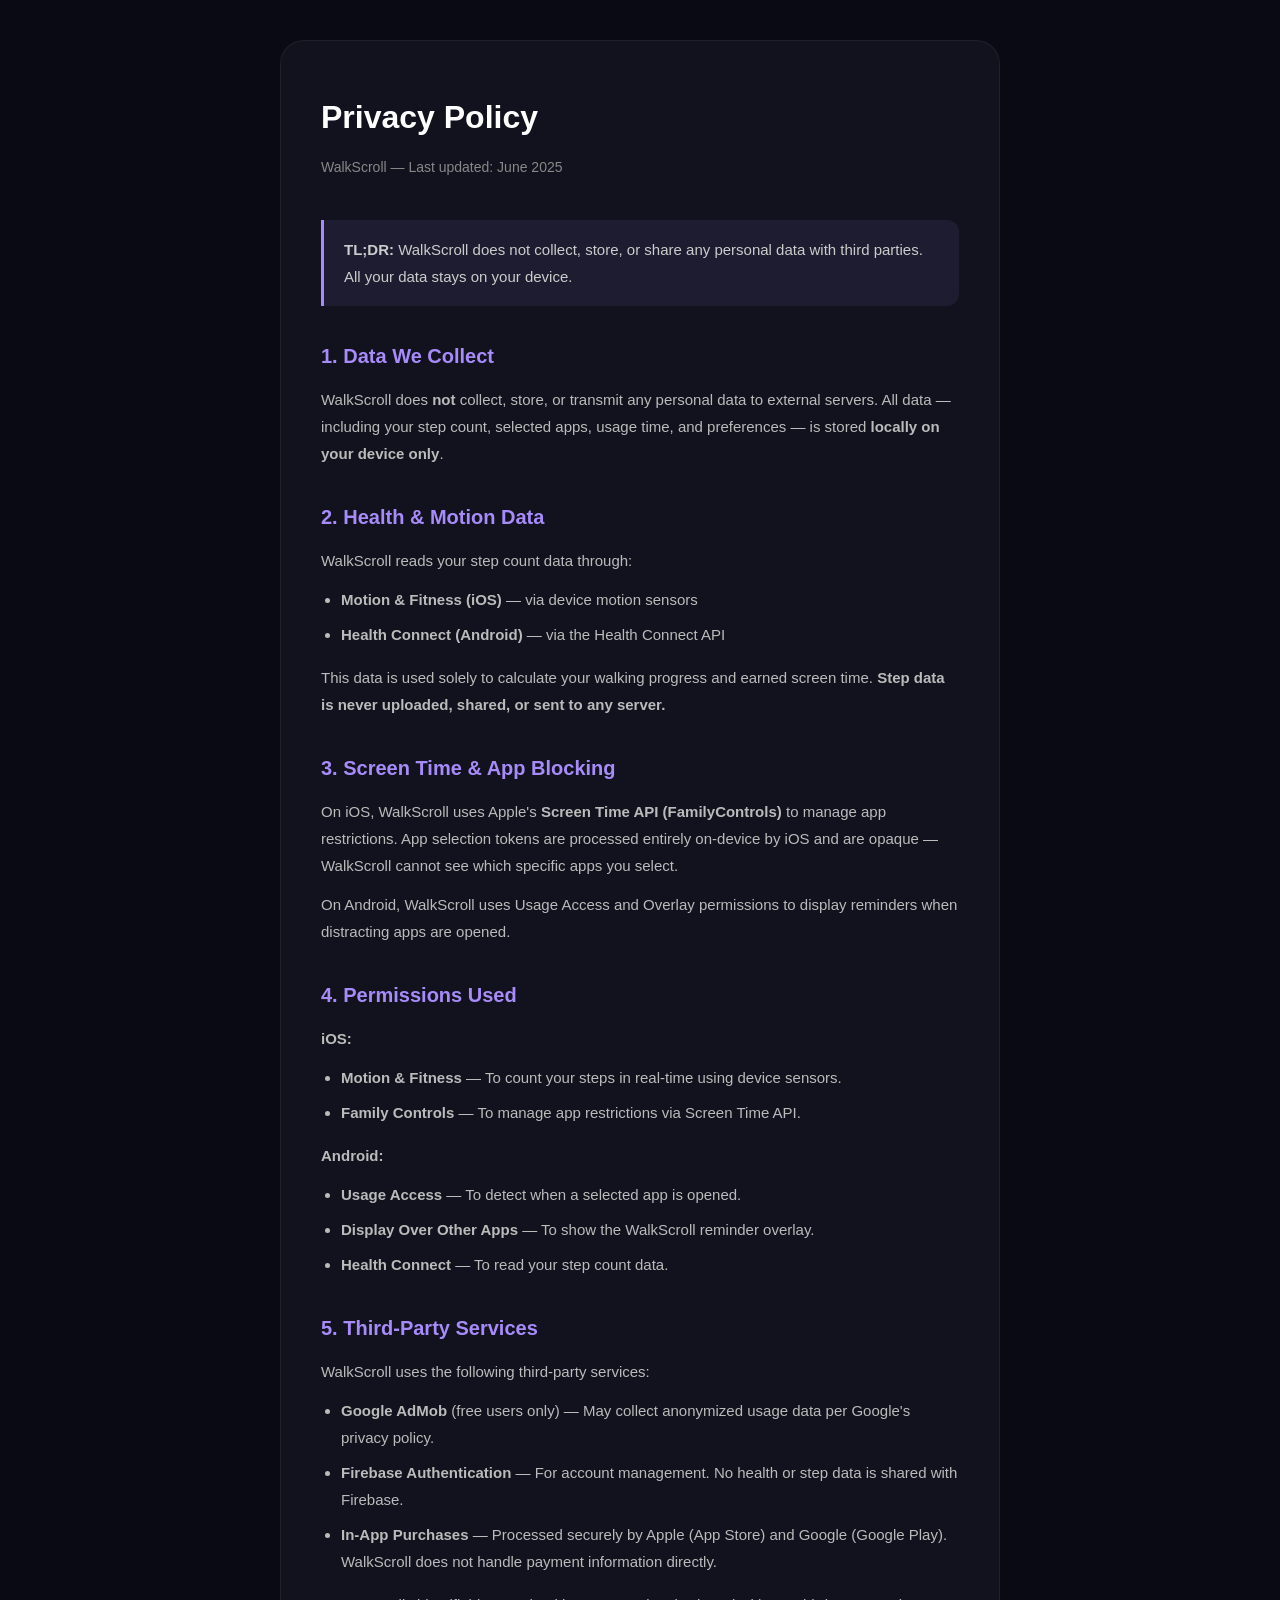
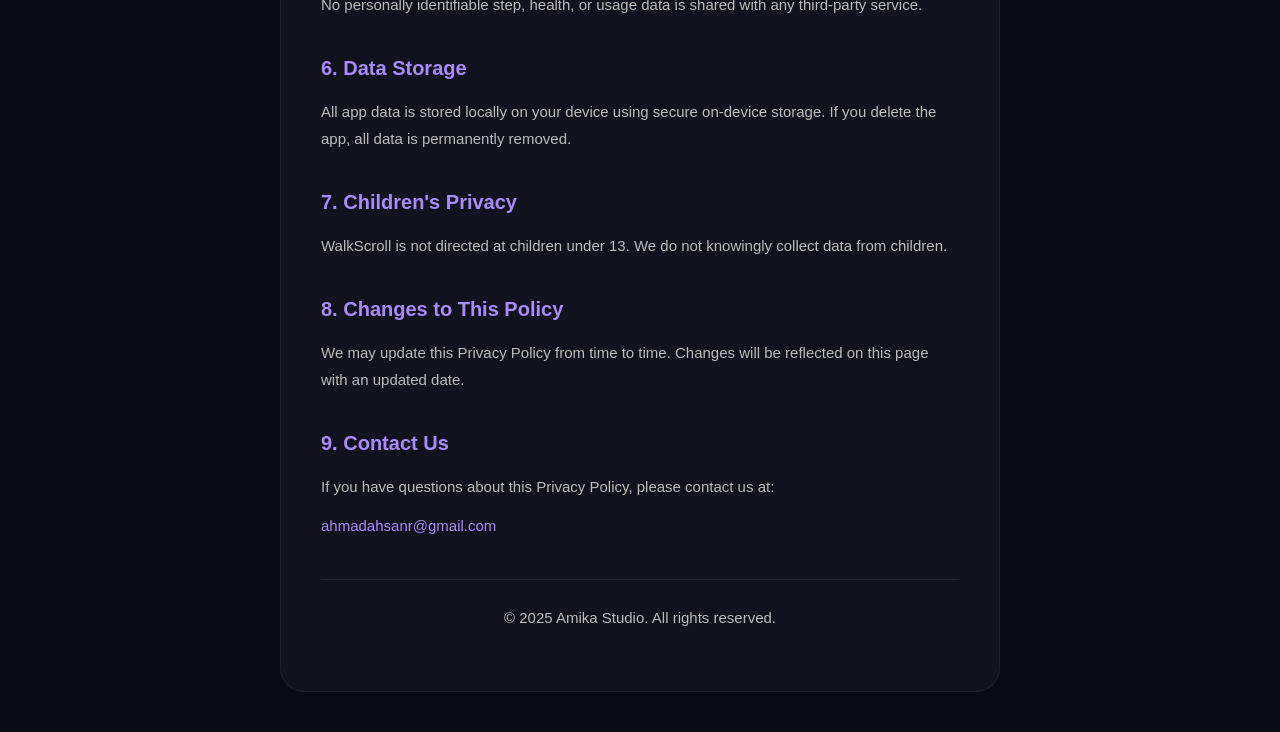
<file: docs/privacy-policy.html>
<!DOCTYPE html>
<html lang="en">
<head>
    <meta charset="UTF-8">
    <meta name="viewport" content="width=device-width, initial-scale=1.0">
    <title>WalkScroll - Privacy Policy</title>
    <style>
        * { margin: 0; padding: 0; box-sizing: border-box; }
        body {
            font-family: -apple-system, BlinkMacSystemFont, 'Segoe UI', Roboto, sans-serif;
            background: #0a0a14;
            color: #e0e0e0;
            line-height: 1.8;
            padding: 40px 20px;
        }
        .container {
            max-width: 720px;
            margin: 0 auto;
            background: #12121e;
            border-radius: 24px;
            padding: 48px 40px;
            border: 1px solid rgba(255,255,255,0.06);
        }
        h1 {
            font-size: 32px;
            font-weight: 800;
            color: #fff;
            margin-bottom: 8px;
        }
        .subtitle {
            color: #888;
            font-size: 14px;
            margin-bottom: 40px;
        }
        h2 {
            font-size: 20px;
            font-weight: 700;
            color: #a78bfa;
            margin-top: 32px;
            margin-bottom: 12px;
        }
        p, li {
            color: #bbb;
            font-size: 15px;
            margin-bottom: 12px;
        }
        ul {
            padding-left: 20px;
            margin-bottom: 16px;
        }
        li { margin-bottom: 8px; }
        .highlight {
            background: rgba(167, 139, 250, 0.08);
            border-left: 3px solid #a78bfa;
            padding: 16px 20px;
            border-radius: 0 12px 12px 0;
            margin: 20px 0;
        }
        .highlight p { margin-bottom: 0; color: #ccc; }
        .footer {
            text-align: center;
            margin-top: 40px;
            padding-top: 24px;
            border-top: 1px solid rgba(255,255,255,0.06);
            color: #666;
            font-size: 13px;
        }
        a { color: #a78bfa; text-decoration: none; }
        a:hover { text-decoration: underline; }
    </style>
</head>
<body>
    <div class="container">
        <h1>Privacy Policy</h1>
        <p class="subtitle">WalkScroll — Last updated: June 2025</p>

        <div class="highlight">
            <p><strong>TL;DR:</strong> WalkScroll does not collect, store, or share any personal data with third parties. All your data stays on your device.</p>
        </div>

        <h2>1. Data We Collect</h2>
        <p>WalkScroll does <strong>not</strong> collect, store, or transmit any personal data to external servers. All data — including your step count, selected apps, usage time, and preferences — is stored <strong>locally on your device only</strong>.</p>

        <h2>2. Health & Motion Data</h2>
        <p>WalkScroll reads your step count data through:</p>
        <ul>
            <li><strong>Motion & Fitness (iOS)</strong> — via device motion sensors</li>
            <li><strong>Health Connect (Android)</strong> — via the Health Connect API</li>
        </ul>
        <p>This data is used solely to calculate your walking progress and earned screen time. <strong>Step data is never uploaded, shared, or sent to any server.</strong></p>

        <h2>3. Screen Time & App Blocking</h2>
        <p>On iOS, WalkScroll uses Apple's <strong>Screen Time API (FamilyControls)</strong> to manage app restrictions. App selection tokens are processed entirely on-device by iOS and are opaque — WalkScroll cannot see which specific apps you select.</p>
        <p>On Android, WalkScroll uses Usage Access and Overlay permissions to display reminders when distracting apps are opened.</p>

        <h2>4. Permissions Used</h2>
        <p><strong>iOS:</strong></p>
        <ul>
            <li><strong>Motion & Fitness</strong> — To count your steps in real-time using device sensors.</li>
            <li><strong>Family Controls</strong> — To manage app restrictions via Screen Time API.</li>
        </ul>
        <p><strong>Android:</strong></p>
        <ul>
            <li><strong>Usage Access</strong> — To detect when a selected app is opened.</li>
            <li><strong>Display Over Other Apps</strong> — To show the WalkScroll reminder overlay.</li>
            <li><strong>Health Connect</strong> — To read your step count data.</li>
        </ul>

        <h2>5. Third-Party Services</h2>
        <p>WalkScroll uses the following third-party services:</p>
        <ul>
            <li><strong>Google AdMob</strong> (free users only) — May collect anonymized usage data per Google's privacy policy.</li>
            <li><strong>Firebase Authentication</strong> — For account management. No health or step data is shared with Firebase.</li>
            <li><strong>In-App Purchases</strong> — Processed securely by Apple (App Store) and Google (Google Play). WalkScroll does not handle payment information directly.</li>
        </ul>
        <p>No personally identifiable step, health, or usage data is shared with any third-party service.</p>

        <h2>6. Data Storage</h2>
        <p>All app data is stored locally on your device using secure on-device storage. If you delete the app, all data is permanently removed.</p>

        <h2>7. Children's Privacy</h2>
        <p>WalkScroll is not directed at children under 13. We do not knowingly collect data from children.</p>

        <h2>8. Changes to This Policy</h2>
        <p>We may update this Privacy Policy from time to time. Changes will be reflected on this page with an updated date.</p>

        <h2>9. Contact Us</h2>
        <p>If you have questions about this Privacy Policy, please contact us at:</p>
        <p><a href="mailto:ahmadahsanr@gmail.com">ahmadahsanr@gmail.com</a></p>

        <div class="footer">
            <p>&copy; 2025 Amika Studio. All rights reserved.</p>
        </div>
    </div>
</body>
</html>
</file>
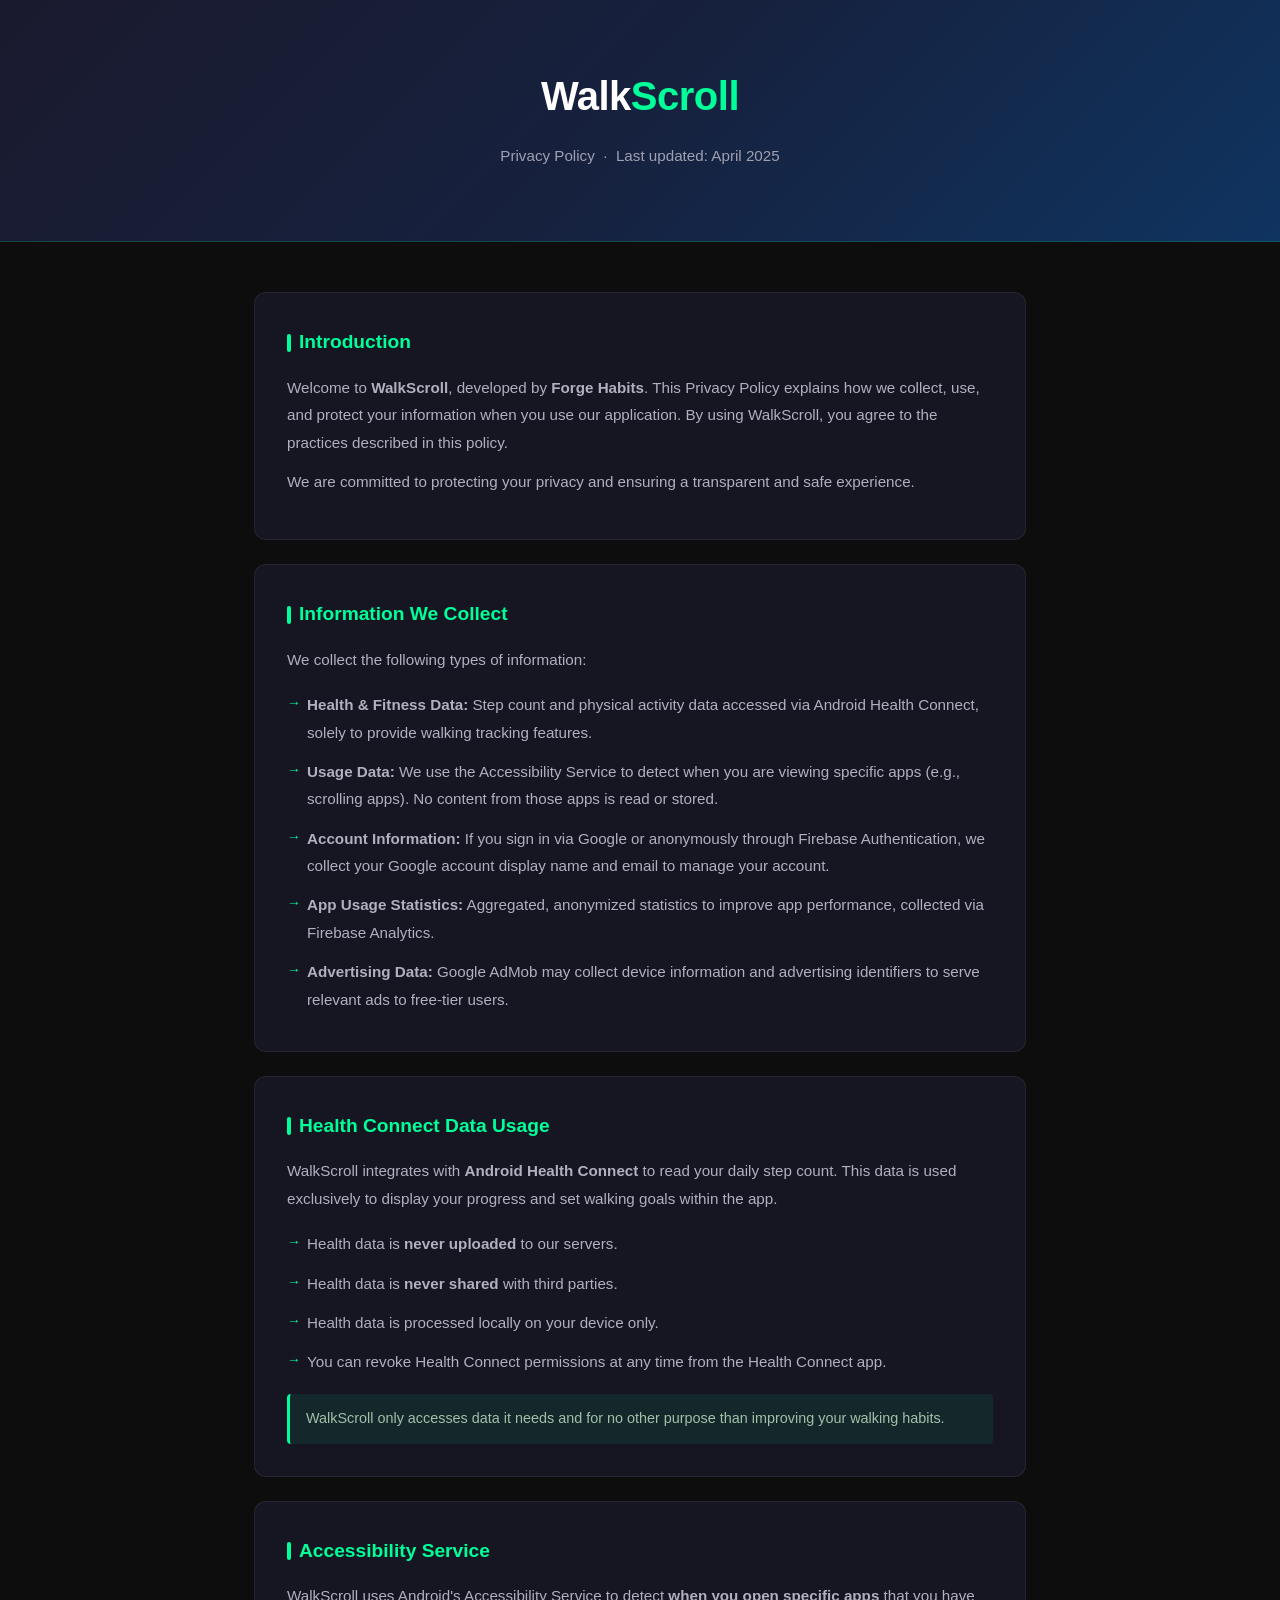
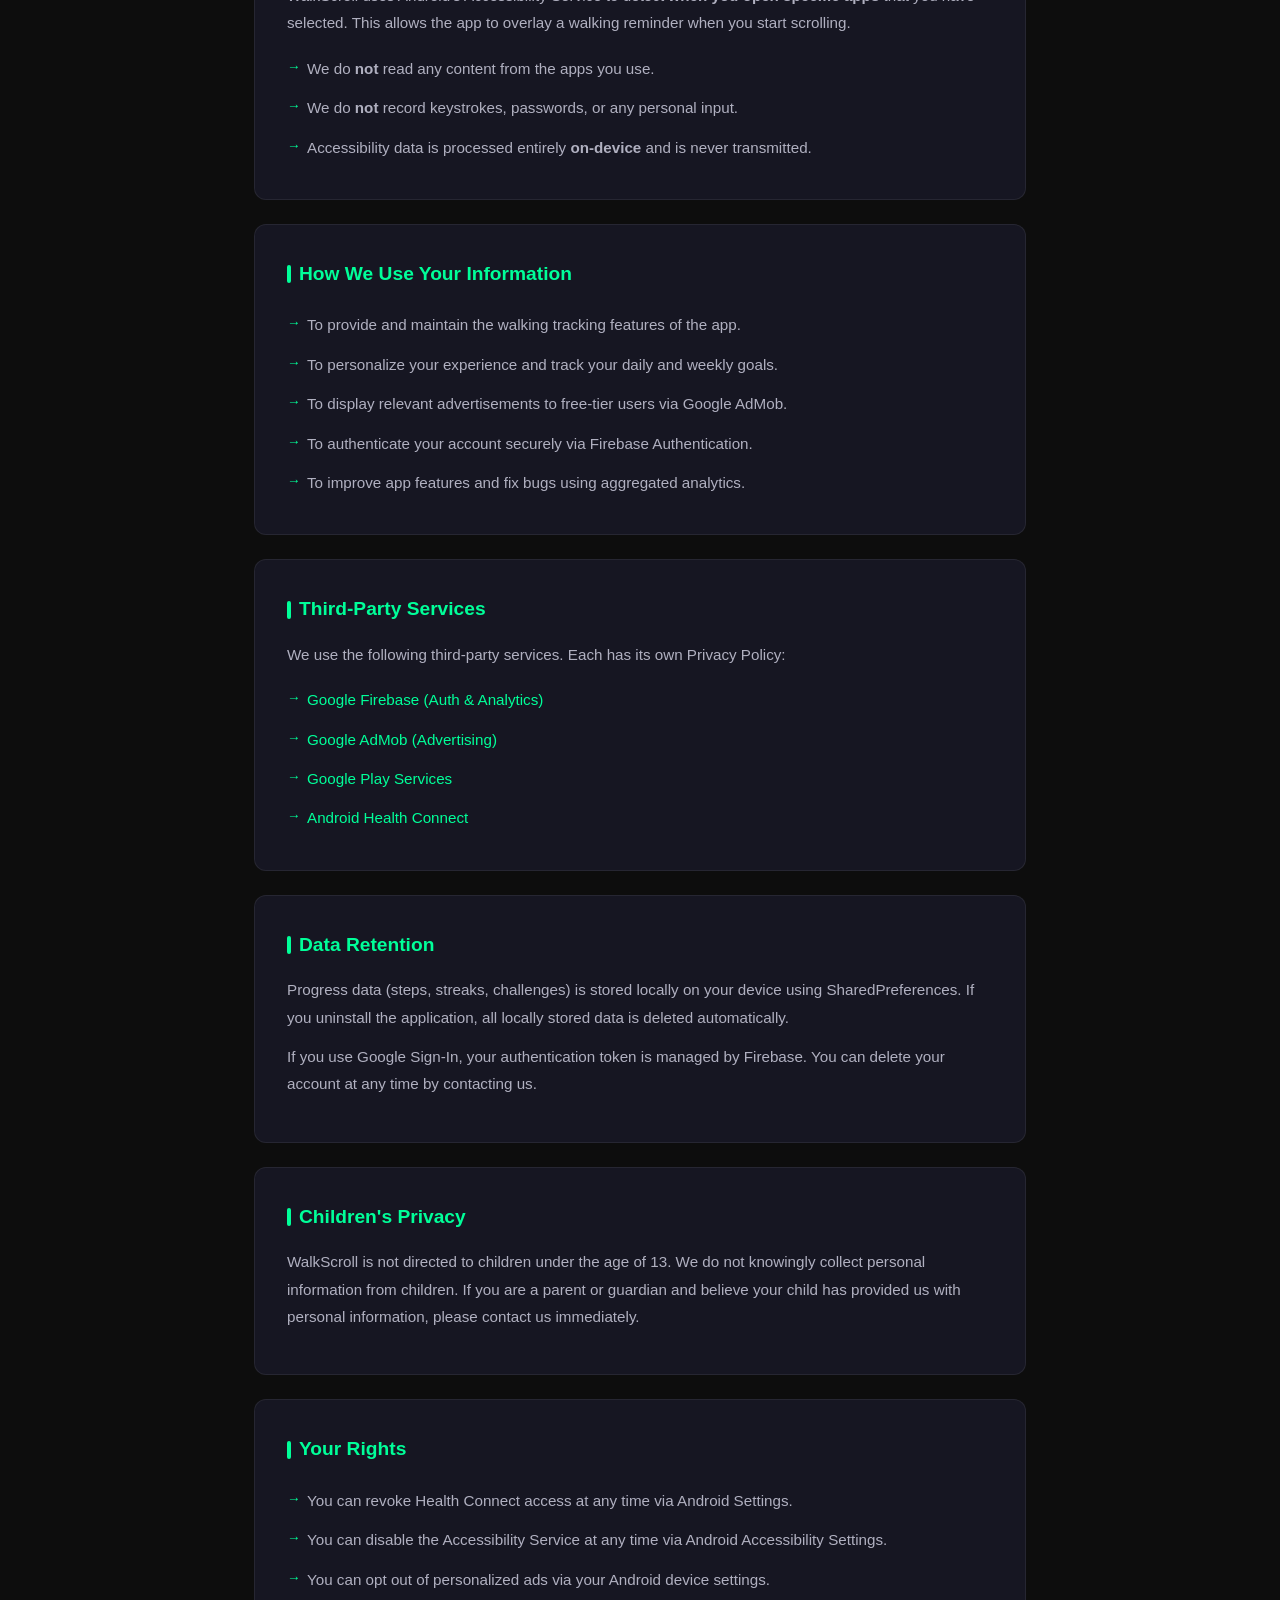
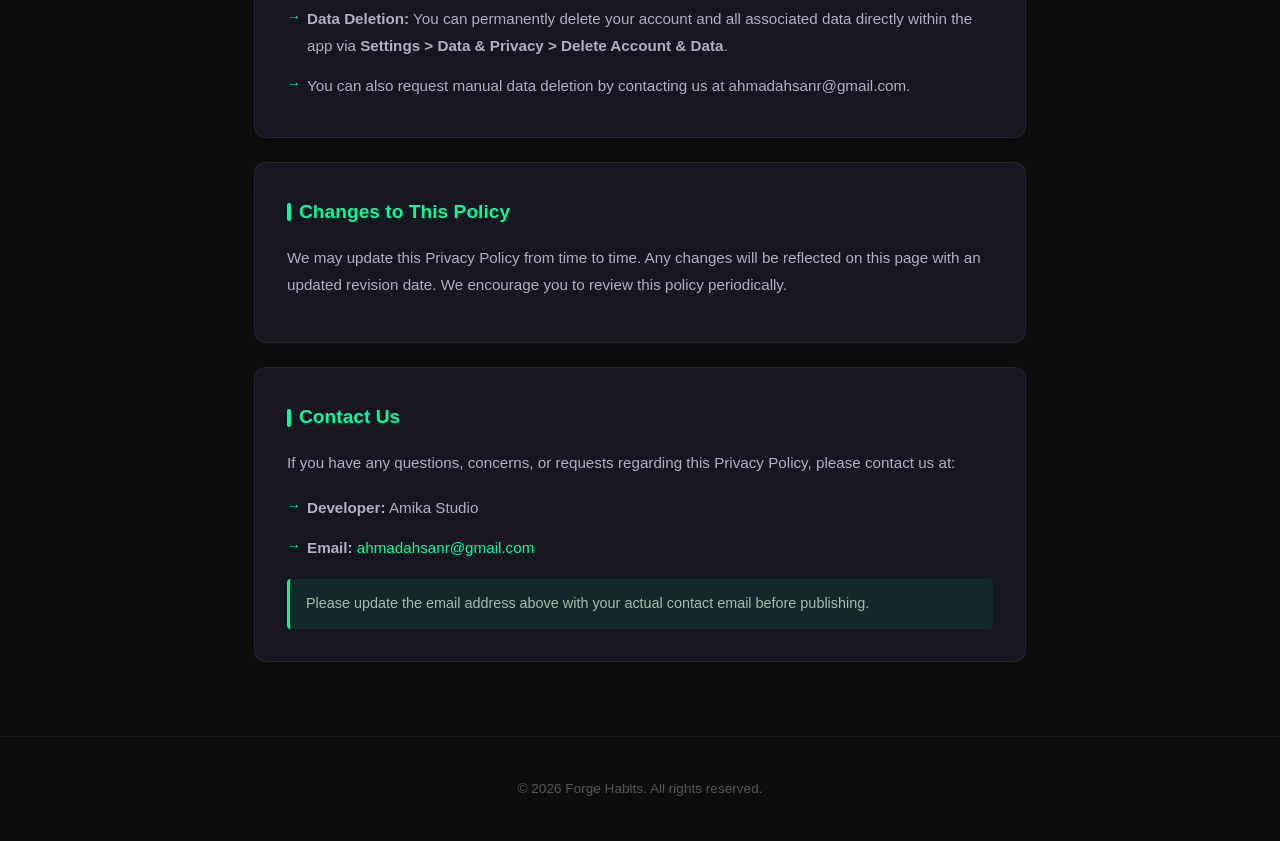
<file: docs/privacy_policy.html>
<!DOCTYPE html>
<html lang="en">
<head>
    <meta charset="UTF-8">
    <meta name="viewport" content="width=device-width, initial-scale=1.0">
    <title>Privacy Policy - WalkScroll</title>
    <style>
        * {
            margin: 0;
            padding: 0;
            box-sizing: border-box;
        }

        body {
            font-family: -apple-system, BlinkMacSystemFont, 'Segoe UI', Roboto, 'Helvetica Neue', Arial, sans-serif;
            background-color: #0d0d0d;
            color: #e0e0e0;
            line-height: 1.8;
            padding: 0;
        }

        header {
            background: linear-gradient(135deg, #1a1a2e 0%, #16213e 50%, #0f3460 100%);
            padding: 60px 20px;
            text-align: center;
            border-bottom: 1px solid rgba(0, 255, 153, 0.2);
        }

        header h1 {
            font-size: 2.5rem;
            font-weight: 700;
            color: #fff;
            letter-spacing: -0.5px;
        }

        header h1 span {
            color: #00ff99;
        }

        header p {
            margin-top: 10px;
            color: #a0a0b0;
            font-size: 0.95rem;
        }

        .container {
            max-width: 820px;
            margin: 0 auto;
            padding: 50px 24px;
        }

        .card {
            background: #161622;
            border: 1px solid rgba(255, 255, 255, 0.07);
            border-radius: 12px;
            padding: 32px;
            margin-bottom: 24px;
        }

        h2 {
            font-size: 1.2rem;
            font-weight: 600;
            color: #00ff99;
            margin-bottom: 14px;
            display: flex;
            align-items: center;
            gap: 8px;
        }

        h2::before {
            content: '';
            display: inline-block;
            width: 4px;
            height: 18px;
            background: #00ff99;
            border-radius: 2px;
        }

        p {
            color: #b0b0c0;
            margin-bottom: 12px;
            font-size: 0.95rem;
        }

        ul {
            list-style: none;
            padding-left: 0;
        }

        ul li {
            color: #b0b0c0;
            font-size: 0.95rem;
            padding: 6px 0;
            padding-left: 20px;
            position: relative;
        }

        ul li::before {
            content: '→';
            position: absolute;
            left: 0;
            color: #00ff99;
            font-size: 0.85rem;
        }

        a {
            color: #00ff99;
            text-decoration: none;
        }

        a:hover {
            text-decoration: underline;
        }

        .highlight {
            background: rgba(0, 255, 153, 0.08);
            border-left: 3px solid #00ff99;
            border-radius: 4px;
            padding: 12px 16px;
            margin-top: 12px;
            font-size: 0.9rem;
            color: #a0c0a8;
        }

        footer {
            text-align: center;
            padding: 40px 20px;
            color: #555;
            font-size: 0.85rem;
            border-top: 1px solid rgba(255,255,255,0.05);
        }
    </style>
</head>
<body>

<header>
    <h1>Walk<span>Scroll</span></h1>
    <p>Privacy Policy &nbsp;·&nbsp; Last updated: April 2025</p>
</header>

<div class="container">

    <div class="card">
        <h2>Introduction</h2>
        <p>
            Welcome to <strong>WalkScroll</strong>, developed by <strong>Forge Habits</strong>.
            This Privacy Policy explains how we collect, use, and protect your information when you use our application.
            By using WalkScroll, you agree to the practices described in this policy.
        </p>
        <p>
            We are committed to protecting your privacy and ensuring a transparent and safe experience.
        </p>
    </div>

    <div class="card">
        <h2>Information We Collect</h2>
        <p>We collect the following types of information:</p>
        <ul>
            <li><strong>Health & Fitness Data:</strong> Step count and physical activity data accessed via Android Health Connect, solely to provide walking tracking features.</li>
            <li><strong>Usage Data:</strong> We use the Accessibility Service to detect when you are viewing specific apps (e.g., scrolling apps). No content from those apps is read or stored.</li>
            <li><strong>Account Information:</strong> If you sign in via Google or anonymously through Firebase Authentication, we collect your Google account display name and email to manage your account.</li>
            <li><strong>App Usage Statistics:</strong> Aggregated, anonymized statistics to improve app performance, collected via Firebase Analytics.</li>
            <li><strong>Advertising Data:</strong> Google AdMob may collect device information and advertising identifiers to serve relevant ads to free-tier users.</li>
        </ul>
    </div>

    <div class="card">
        <h2>Health Connect Data Usage</h2>
        <p>
            WalkScroll integrates with <strong>Android Health Connect</strong> to read your daily step count.
            This data is used exclusively to display your progress and set walking goals within the app.
        </p>
        <ul>
            <li>Health data is <strong>never uploaded</strong> to our servers.</li>
            <li>Health data is <strong>never shared</strong> with third parties.</li>
            <li>Health data is processed locally on your device only.</li>
            <li>You can revoke Health Connect permissions at any time from the Health Connect app.</li>
        </ul>
        <div class="highlight">
            WalkScroll only accesses data it needs and for no other purpose than improving your walking habits.
        </div>
    </div>

    <div class="card">
        <h2>Accessibility Service</h2>
        <p>
            WalkScroll uses Android's Accessibility Service to detect <strong>when you open specific apps</strong>
            that you have selected. This allows the app to overlay a walking reminder when you start scrolling.
        </p>
        <ul>
            <li>We do <strong>not</strong> read any content from the apps you use.</li>
            <li>We do <strong>not</strong> record keystrokes, passwords, or any personal input.</li>
            <li>Accessibility data is processed entirely <strong>on-device</strong> and is never transmitted.</li>
        </ul>
    </div>

    <div class="card">
        <h2>How We Use Your Information</h2>
        <ul>
            <li>To provide and maintain the walking tracking features of the app.</li>
            <li>To personalize your experience and track your daily and weekly goals.</li>
            <li>To display relevant advertisements to free-tier users via Google AdMob.</li>
            <li>To authenticate your account securely via Firebase Authentication.</li>
            <li>To improve app features and fix bugs using aggregated analytics.</li>
        </ul>
    </div>

    <div class="card">
        <h2>Third-Party Services</h2>
        <p>We use the following third-party services. Each has its own Privacy Policy:</p>
        <ul>
            <li><a href="https://policies.google.com/privacy" target="_blank">Google Firebase (Auth & Analytics)</a></li>
            <li><a href="https://policies.google.com/technologies/ads" target="_blank">Google AdMob (Advertising)</a></li>
            <li><a href="https://policies.google.com/privacy" target="_blank">Google Play Services</a></li>
            <li><a href="https://health.google/health-studies/privacy/" target="_blank">Android Health Connect</a></li>
        </ul>
    </div>

    <div class="card">
        <h2>Data Retention</h2>
        <p>
            Progress data (steps, streaks, challenges) is stored locally on your device using SharedPreferences.
            If you uninstall the application, all locally stored data is deleted automatically.
        </p>
        <p>
            If you use Google Sign-In, your authentication token is managed by Firebase. You can delete your account
            at any time by contacting us.
        </p>
    </div>

    <div class="card">
        <h2>Children's Privacy</h2>
        <p>
            WalkScroll is not directed to children under the age of 13. We do not knowingly collect
            personal information from children. If you are a parent or guardian and believe your child has
            provided us with personal information, please contact us immediately.
        </p>
    </div>

    <div class="card">
        <h2>Your Rights</h2>
        <ul>
            <li>You can revoke Health Connect access at any time via Android Settings.</li>
            <li>You can disable the Accessibility Service at any time via Android Accessibility Settings.</li>
            <li>You can opt out of personalized ads via your Android device settings.</li>
            <li><strong>Data Deletion:</strong> You can permanently delete your account and all associated data directly within the app via <strong>Settings > Data & Privacy > Delete Account & Data</strong>.</li>
            <li>You can also request manual data deletion by contacting us at ahmadahsanr@gmail.com.</li>
        </ul>
    </div>

    <div class="card">
        <h2>Changes to This Policy</h2>
        <p>
            We may update this Privacy Policy from time to time. Any changes will be reflected on this page
            with an updated revision date. We encourage you to review this policy periodically.
        </p>
    </div>

    <div class="card">
        <h2>Contact Us</h2>
        <p>
            If you have any questions, concerns, or requests regarding this Privacy Policy, please contact us at:
        </p>
        <ul>
            <li><strong>Developer:</strong> Amika Studio</li>
            <li><strong>Email:</strong> <a href="mailto:ahmadahsanr@gmail.com">ahmadahsanr@gmail.com</a></li>
        </ul>
        <div class="highlight">
            Please update the email address above with your actual contact email before publishing.
        </div>
    </div>

</div>

<footer>
    &copy; 2026 Forge Habits. All rights reserved.
</footer>

</body>
</html>
</file>
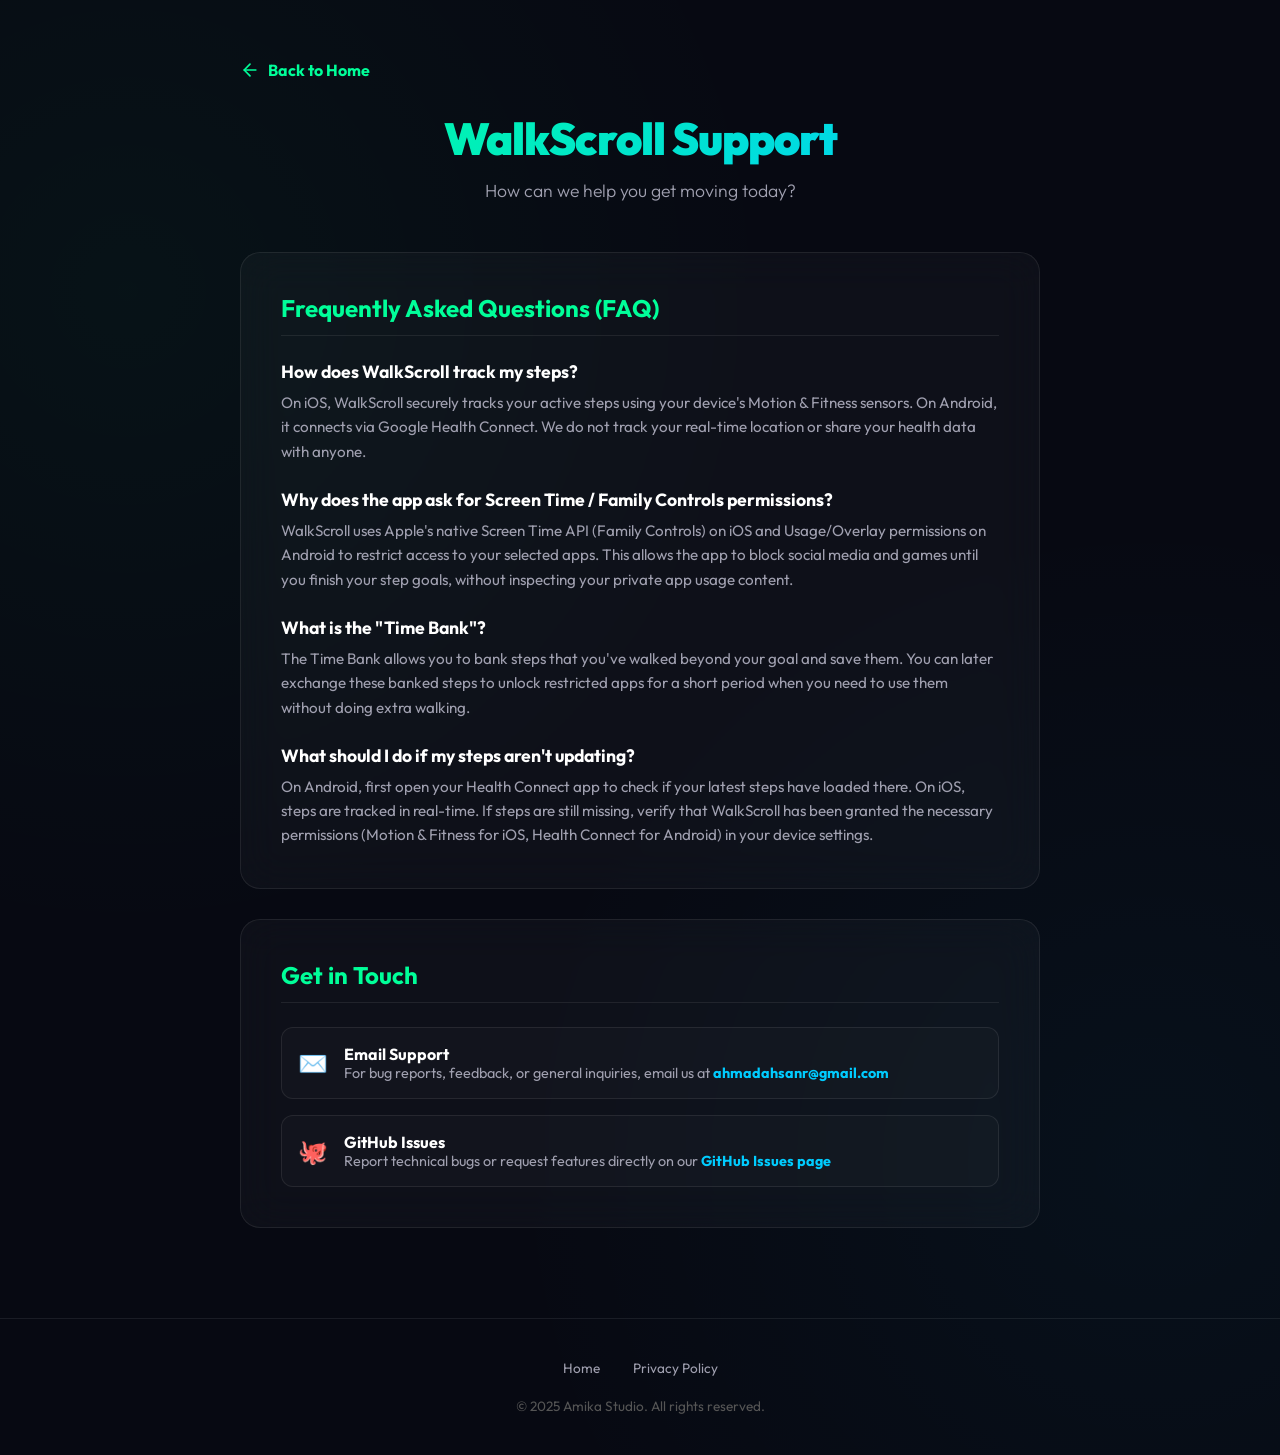
<file: docs/support.html>
<!DOCTYPE html>
<html lang="en">
<head>
    <meta charset="UTF-8">
    <meta name="viewport" content="width=device-width, initial-scale=1.0">
    <title>WalkScroll Support | Help Center</title>
    <link rel="preconnect" href="https://fonts.googleapis.com">
    <link rel="preconnect" href="https://fonts.gstatic.com" crossorigin>
    <link href="https://fonts.googleapis.com/css2?family=Outfit:wght@300;400;700;900&display=swap" rel="stylesheet">
    <style>
        :root {
            --bg-dark: #070912;
            --primary: #00ff99;
            --accent: #00ccff;
            --text-main: #ffffff;
            --text-dim: #a0a0b0;
            --glass: rgba(255, 255, 255, 0.03);
            --glass-border: rgba(255, 255, 255, 0.08);
        }

        * {
            margin: 0;
            padding: 0;
            box-sizing: border-box;
        }

        body {
            font-family: 'Outfit', sans-serif;
            background-color: var(--bg-dark);
            color: var(--text-main);
            overflow-x: hidden;
            background-image: 
                radial-gradient(circle at 10% 20%, rgba(0, 255, 153, 0.04) 0%, transparent 40%),
                radial-gradient(circle at 90% 80%, rgba(0, 204, 255, 0.04) 0%, transparent 40%);
            min-height: 100vh;
            display: flex;
            flex-direction: column;
        }

        .container {
            max-width: 800px;
            width: 90%;
            margin: 60px auto;
            flex: 1;
        }

        .back-link {
            display: inline-flex;
            align-items: center;
            gap: 8px;
            color: var(--primary);
            text-decoration: none;
            font-weight: 700;
            margin-bottom: 30px;
            transition: opacity 0.2s;
        }

        .back-link:hover {
            opacity: 0.8;
        }

        .header {
            text-align: center;
            margin-bottom: 50px;
        }

        .title {
            font-size: 2.8rem;
            font-weight: 900;
            letter-spacing: -1px;
            background: linear-gradient(135deg, var(--primary), var(--accent));
            -webkit-background-clip: text;
            background-clip: text;
            -webkit-text-fill-color: transparent;
            margin-bottom: 12px;
        }

        .subtitle {
            font-size: 1.1rem;
            color: var(--text-dim);
            font-weight: 300;
        }

        .section {
            background: var(--glass);
            border: 1px solid var(--glass-border);
            border-radius: 20px;
            padding: 40px;
            margin-bottom: 30px;
            backdrop-filter: blur(20px);
        }

        .section-title {
            font-size: 1.5rem;
            font-weight: 700;
            color: var(--primary);
            margin-bottom: 24px;
            border-bottom: 1px solid var(--glass-border);
            padding-bottom: 12px;
        }

        /* FAQ Styling */
        .faq-item {
            margin-bottom: 24px;
        }

        .faq-item:last-child {
            margin-bottom: 0;
        }

        .faq-question {
            font-size: 1.1rem;
            font-weight: 700;
            color: var(--text-main);
            margin-bottom: 8px;
        }

        .faq-answer {
            font-size: 0.95rem;
            color: var(--text-dim);
            line-height: 1.6;
        }

        /* Contact Details */
        .contact-info {
            display: flex;
            flex-direction: column;
            gap: 16px;
        }

        .contact-method {
            display: flex;
            align-items: center;
            gap: 16px;
            padding: 16px;
            background: rgba(255, 255, 255, 0.02);
            border: 1px solid var(--glass-border);
            border-radius: 12px;
        }

        .contact-icon {
            font-size: 1.5rem;
        }

        .contact-text h4 {
            font-size: 1rem;
            color: var(--text-main);
        }

        .contact-text p {
            font-size: 0.9rem;
            color: var(--text-dim);
        }

        .contact-text a {
            color: var(--accent);
            text-decoration: none;
            font-weight: 700;
        }

        .contact-text a:hover {
            text-decoration: underline;
        }

        footer {
            padding: 40px 20px;
            text-align: center;
            color: #555;
            font-size: 0.85rem;
            border-top: 1px solid var(--glass-border);
            width: 100%;
        }

        .legal-links {
            margin-bottom: 20px;
        }

        .legal-links a {
            color: var(--text-dim);
            text-decoration: none;
            margin: 0 15px;
            transition: color 0.3s;
        }

        .legal-links a:hover {
            color: var(--primary);
        }

        @media (max-width: 600px) {
            .title { font-size: 2rem; }
            .section { padding: 24px; }
        }
    </style>
</head>
<body>
    <div class="container">
        <a href="index.html" class="back-link">
            <svg width="20" height="20" viewBox="0 0 24 24" fill="none" stroke="currentColor" stroke-width="2" stroke-linecap="round" stroke-linejoin="round"><line x1="19" y1="12" x2="5" y2="12"></line><polyline points="12 19 5 12 12 5"></polyline></svg>
            Back to Home
        </a>

        <div class="header">
            <h1 class="title">WalkScroll Support</h1>
            <p class="subtitle">How can we help you get moving today?</p>
        </div>

        <div class="section">
            <h2 class="section-title">Frequently Asked Questions (FAQ)</h2>
            
            <div class="faq-item">
                <p class="faq-question">How does WalkScroll track my steps?</p>
                <p class="faq-answer">On iOS, WalkScroll securely tracks your active steps using your device's Motion & Fitness sensors. On Android, it connects via Google Health Connect. We do not track your real-time location or share your health data with anyone.</p>
            </div>

            <div class="faq-item">
                <p class="faq-question">Why does the app ask for Screen Time / Family Controls permissions?</p>
                <p class="faq-answer">WalkScroll uses Apple's native Screen Time API (Family Controls) on iOS and Usage/Overlay permissions on Android to restrict access to your selected apps. This allows the app to block social media and games until you finish your step goals, without inspecting your private app usage content.</p>
            </div>

            <div class="faq-item">
                <p class="faq-question">What is the "Time Bank"?</p>
                <p class="faq-answer">The Time Bank allows you to bank steps that you've walked beyond your goal and save them. You can later exchange these banked steps to unlock restricted apps for a short period when you need to use them without doing extra walking.</p>
            </div>

            <div class="faq-item">
                <p class="faq-question">What should I do if my steps aren't updating?</p>
                <p class="faq-answer">On Android, first open your Health Connect app to check if your latest steps have loaded there. On iOS, steps are tracked in real-time. If steps are still missing, verify that WalkScroll has been granted the necessary permissions (Motion & Fitness for iOS, Health Connect for Android) in your device settings.</p>
            </div>
        </div>

        <div class="section">
            <h2 class="section-title">Get in Touch</h2>
            <div class="contact-info">
                <div class="contact-method">
                    <span class="contact-icon">✉️</span>
                    <div class="contact-text">
                        <h4>Email Support</h4>
                        <p>For bug reports, feedback, or general inquiries, email us at <a href="mailto:ahmadahsanr@gmail.com">ahmadahsanr@gmail.com</a></p>
                    </div>
                </div>
                <div class="contact-method">
                    <span class="contact-icon">🐙</span>
                    <div class="contact-text">
                        <h4>GitHub Issues</h4>
                        <p>Report technical bugs or request features directly on our <a href="https://github.com/Ahsankautsar/WalkScroll/issues" target="_blank">GitHub Issues page</a></p>
                    </div>
                </div>
            </div>
        </div>
    </div>

    <footer>
        <div class="legal-links">
            <a href="index.html">Home</a>
            <a href="privacy_policy.html">Privacy Policy</a>
        </div>
        <p>&copy; 2025 Amika Studio. All rights reserved.</p>
    </footer>
</body>
</html>
</file>
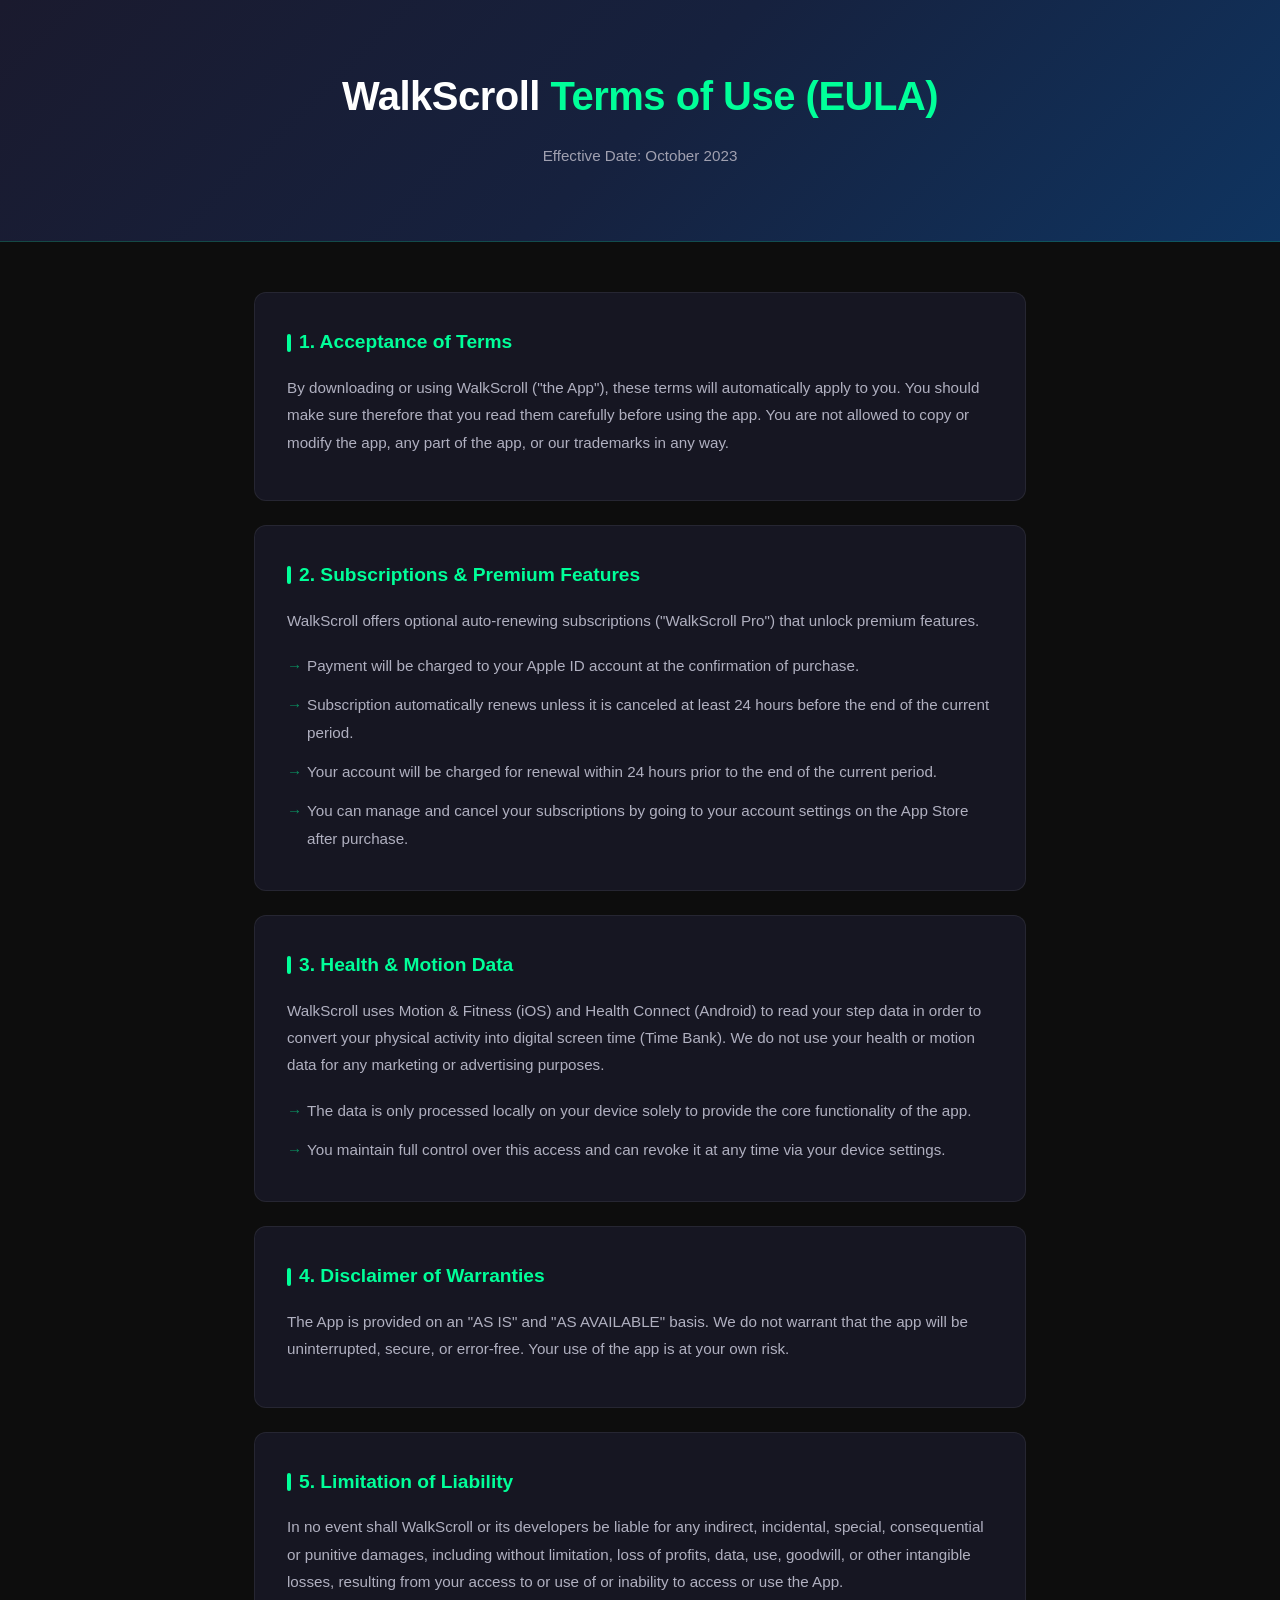
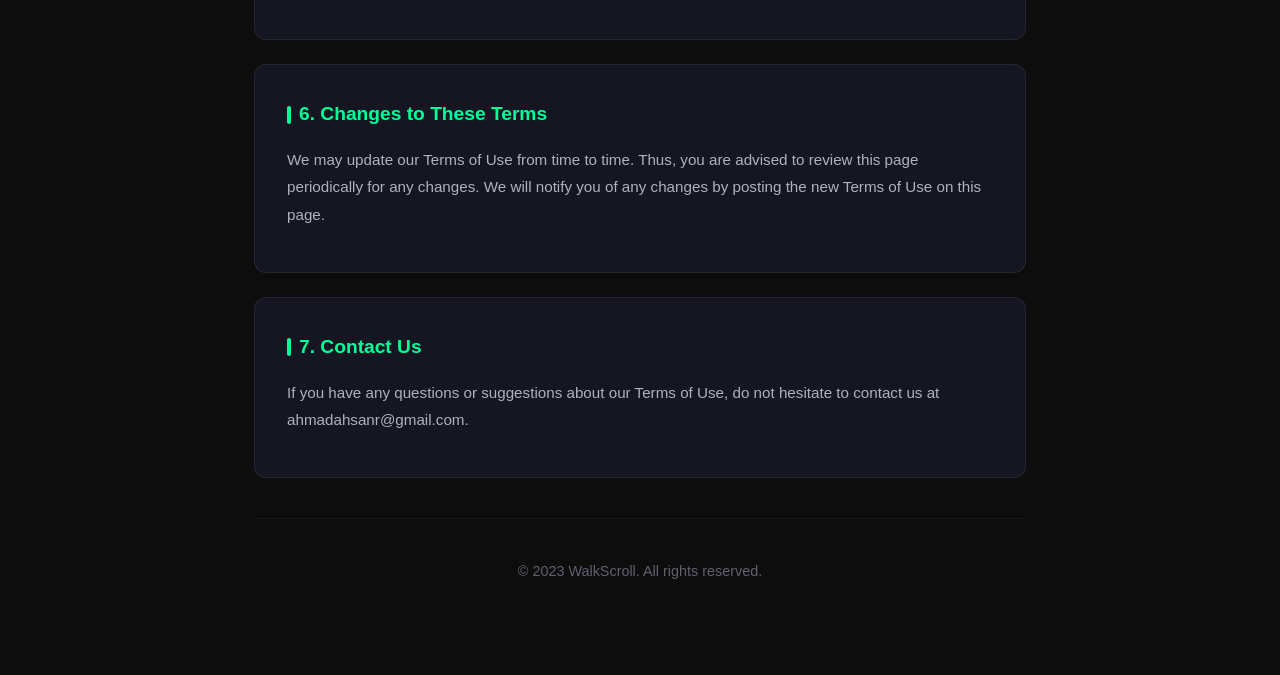
<file: docs/terms_of_use.html>
<!DOCTYPE html>
<html lang="en">
<head>
    <meta charset="UTF-8">
    <meta name="viewport" content="width=device-width, initial-scale=1.0">
    <title>Terms of Use (EULA) - WalkScroll</title>
    <style>
        * {
            margin: 0;
            padding: 0;
            box-sizing: border-box;
        }

        body {
            font-family: -apple-system, BlinkMacSystemFont, 'Segoe UI', Roboto, 'Helvetica Neue', Arial, sans-serif;
            background-color: #0d0d0d;
            color: #e0e0e0;
            line-height: 1.8;
            padding: 0;
        }

        header {
            background: linear-gradient(135deg, #1a1a2e 0%, #16213e 50%, #0f3460 100%);
            padding: 60px 20px;
            text-align: center;
            border-bottom: 1px solid rgba(0, 255, 153, 0.2);
        }

        header h1 {
            font-size: 2.5rem;
            font-weight: 700;
            color: #fff;
            letter-spacing: -0.5px;
        }

        header h1 span {
            color: #00ff99;
        }

        header p {
            margin-top: 10px;
            color: #a0a0b0;
            font-size: 0.95rem;
        }

        .container {
            max-width: 820px;
            margin: 0 auto;
            padding: 50px 24px;
        }

        .card {
            background: #161622;
            border: 1px solid rgba(255, 255, 255, 0.07);
            border-radius: 12px;
            padding: 32px;
            margin-bottom: 24px;
        }

        h2 {
            font-size: 1.2rem;
            font-weight: 600;
            color: #00ff99;
            margin-bottom: 14px;
            display: flex;
            align-items: center;
            gap: 8px;
        }

        h2::before {
            content: '';
            display: inline-block;
            width: 4px;
            height: 18px;
            background: #00ff99;
            border-radius: 2px;
        }

        p {
            color: #b0b0c0;
            margin-bottom: 12px;
            font-size: 0.95rem;
        }

        ul {
            list-style: none;
            padding-left: 0;
        }

        ul li {
            color: #b0b0c0;
            font-size: 0.95rem;
            padding: 6px 0;
            padding-left: 20px;
            position: relative;
        }

        ul li::before {
            content: '→';
            position: absolute;
            left: 0;
            color: #00ff99;
            opacity: 0.5;
        }
        
        .footer {
            text-align: center;
            padding: 40px 20px;
            color: #606070;
            font-size: 0.9rem;
            border-top: 1px solid rgba(255, 255, 255, 0.05);
            margin-top: 40px;
        }
    </style>
</head>
<body>

    <header>
        <h1>WalkScroll <span>Terms of Use (EULA)</span></h1>
        <p>Effective Date: October 2023</p>
    </header>

    <div class="container">
        
        <div class="card">
            <h2>1. Acceptance of Terms</h2>
            <p>By downloading or using WalkScroll ("the App"), these terms will automatically apply to you. You should make sure therefore that you read them carefully before using the app. You are not allowed to copy or modify the app, any part of the app, or our trademarks in any way.</p>
        </div>

        <div class="card">
            <h2>2. Subscriptions & Premium Features</h2>
            <p>WalkScroll offers optional auto-renewing subscriptions ("WalkScroll Pro") that unlock premium features.</p>
            <ul>
                <li>Payment will be charged to your Apple ID account at the confirmation of purchase.</li>
                <li>Subscription automatically renews unless it is canceled at least 24 hours before the end of the current period.</li>
                <li>Your account will be charged for renewal within 24 hours prior to the end of the current period.</li>
                <li>You can manage and cancel your subscriptions by going to your account settings on the App Store after purchase.</li>
            </ul>
        </div>

        <div class="card">
            <h2>3. Health & Motion Data</h2>
            <p>WalkScroll uses Motion & Fitness (iOS) and Health Connect (Android) to read your step data in order to convert your physical activity into digital screen time (Time Bank). We do not use your health or motion data for any marketing or advertising purposes.</p>
            <ul>
                <li>The data is only processed locally on your device solely to provide the core functionality of the app.</li>
                <li>You maintain full control over this access and can revoke it at any time via your device settings.</li>
            </ul>
        </div>

        <div class="card">
            <h2>4. Disclaimer of Warranties</h2>
            <p>The App is provided on an "AS IS" and "AS AVAILABLE" basis. We do not warrant that the app will be uninterrupted, secure, or error-free. Your use of the app is at your own risk.</p>
        </div>

        <div class="card">
            <h2>5. Limitation of Liability</h2>
            <p>In no event shall WalkScroll or its developers be liable for any indirect, incidental, special, consequential or punitive damages, including without limitation, loss of profits, data, use, goodwill, or other intangible losses, resulting from your access to or use of or inability to access or use the App.</p>
        </div>

        <div class="card">
            <h2>6. Changes to These Terms</h2>
            <p>We may update our Terms of Use from time to time. Thus, you are advised to review this page periodically for any changes. We will notify you of any changes by posting the new Terms of Use on this page.</p>
        </div>

        <div class="card">
            <h2>7. Contact Us</h2>
            <p>If you have any questions or suggestions about our Terms of Use, do not hesitate to contact us at ahmadahsanr@gmail.com.</p>
        </div>

        <div class="footer">
            &copy; 2023 WalkScroll. All rights reserved.
        </div>
    </div>

</body>
</html>
</file>
